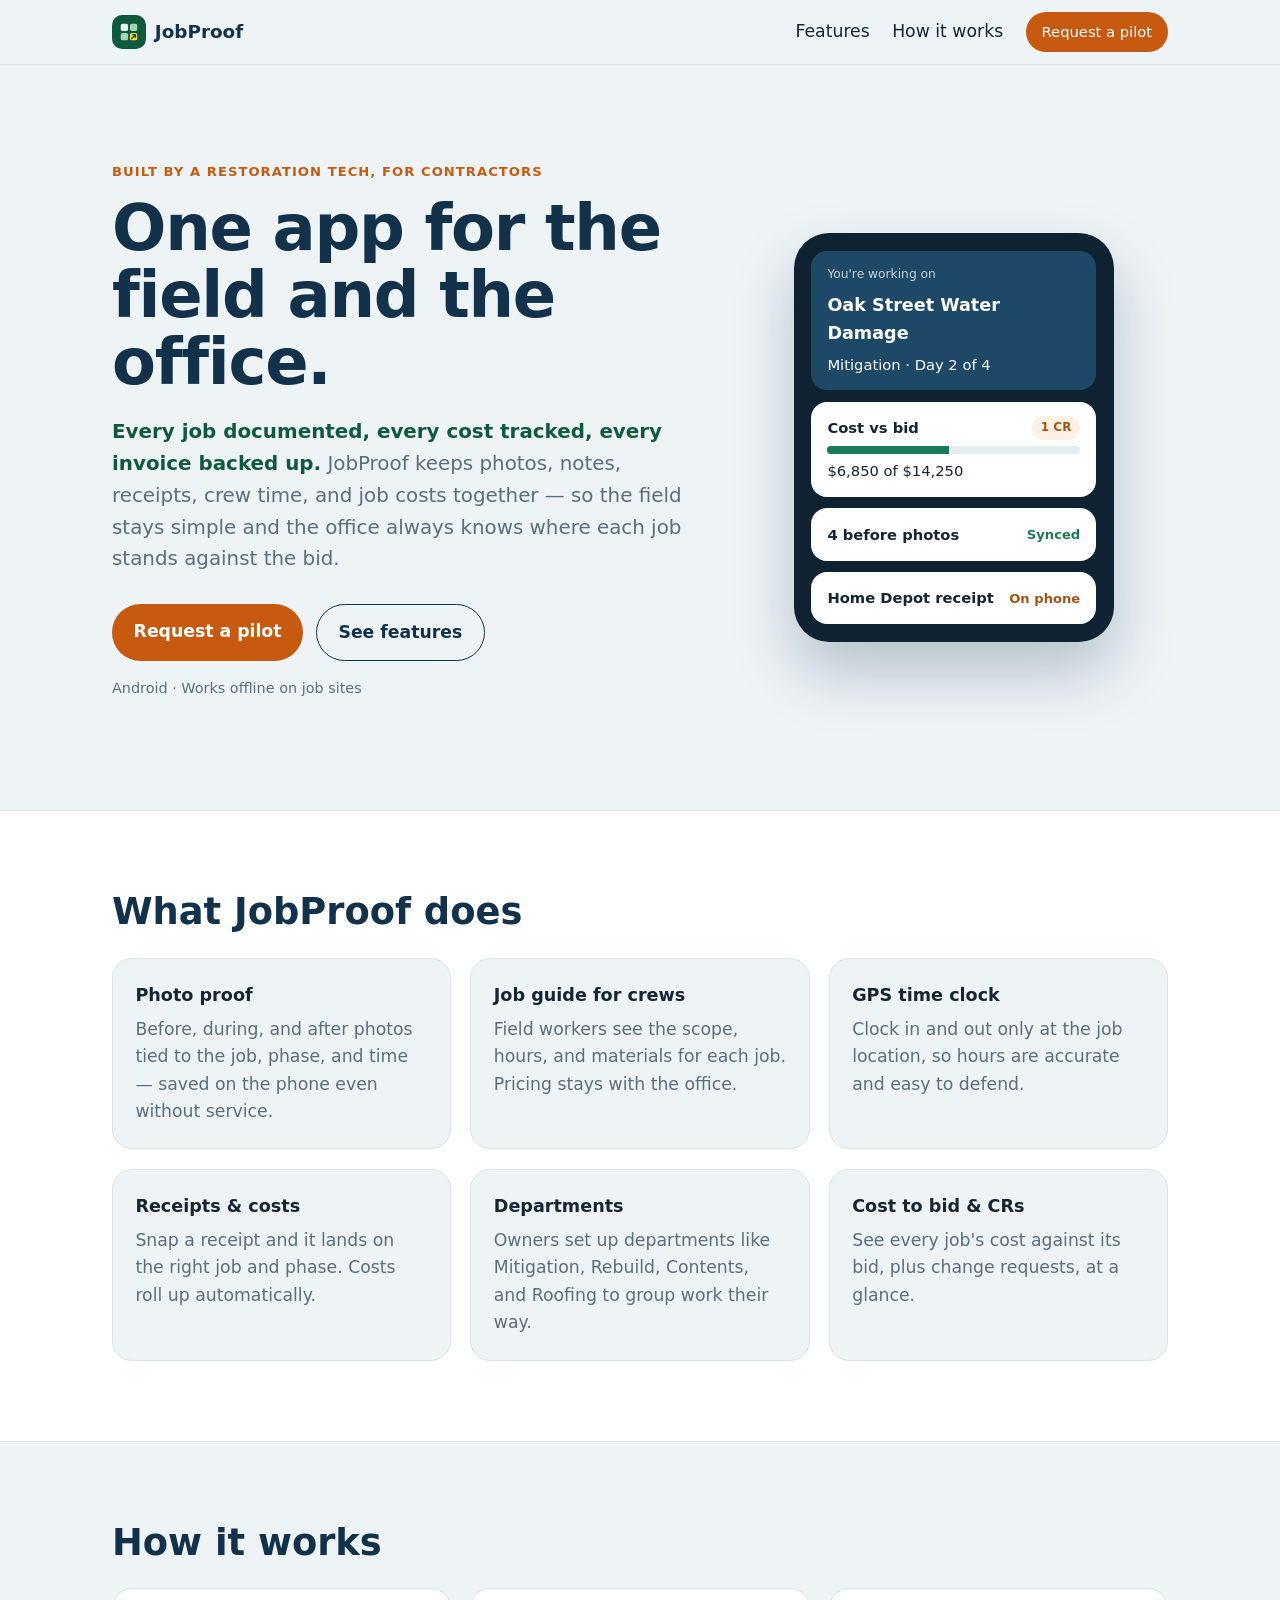
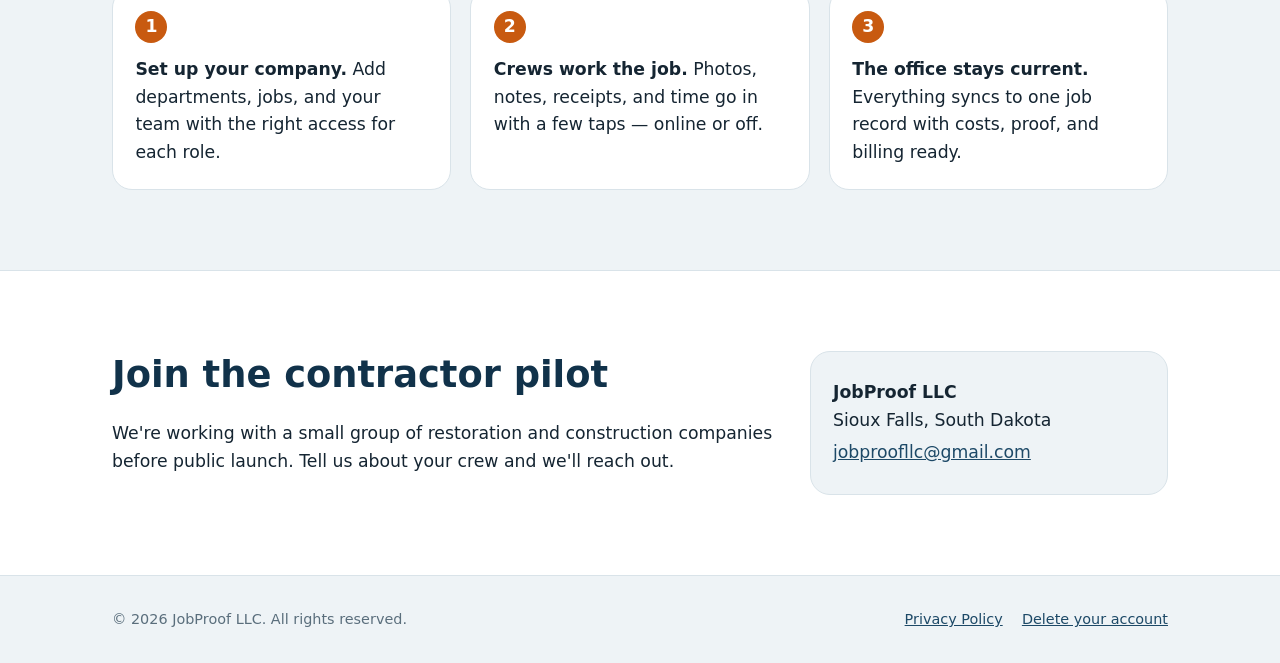
<file: index.html>
<!DOCTYPE html>
<html lang="en">
<head>
<meta charset="UTF-8" />
<meta name="viewport" content="width=device-width, initial-scale=1.0" />
<title>JobProof — One app for the field and the office</title>
<meta name="description" content="JobProof keeps photos, notes, receipts, time, and job costs together for restoration and construction contractors." />
<link href="https://api.fontshare.com/v2/css?f[]=satoshi@400,500,700,900&display=swap" rel="stylesheet">
<link rel="stylesheet" href="style.css" />
<link rel="icon" href="favicon.png" />
</head>
<body>
<header class="nav">
  <div class="wrap navrow">
    <a href="#" class="brand" aria-label="JobProof home">
      <span class="logo"><svg width="22" height="22" viewBox="0 0 24 24"><rect x="3" y="3" width="8" height="8" rx="2" fill="#e9f5ee"/><rect x="13" y="3" width="8" height="8" rx="2" fill="#9fd6b8"/><rect x="3" y="13" width="8" height="8" rx="2" fill="#9fd6b8"/><rect x="13" y="13" width="8" height="8" rx="2" fill="#ffd34d"/><path d="M15 19l4-4M16.2 15H19v2.8" stroke="#0f5a3e" stroke-width="1.6" fill="none" stroke-linecap="round" stroke-linejoin="round"/></svg></span>
      JobProof
    </a>
    <nav class="links">
      <a href="#features">Features</a>
      <a href="#how">How it works</a>
      <a href="#contact" class="btn small">Request a pilot</a>
    </nav>
  </div>
</header>

<main>
  <section class="hero wrap">
    <div>
      <p class="eyebrow">Built by a restoration tech, for contractors</p>
      <h1>One app for the field and the office.</h1>
      <p class="lead"><b style="color:#0f5a3e">Every job documented, every cost tracked, every invoice backed up.</b> JobProof keeps photos, notes, receipts, crew time, and job costs together — so the field stays simple and the office always knows where each job stands against the bid.</p>
      <div class="ctas">
        <a href="#contact" class="btn">Request a pilot</a>
        <a href="#features" class="btn ghost">See features</a>
      </div>
      <p class="fine">Android · Works offline on job sites</p>
    </div>
    <div class="mock" aria-hidden="true">
      <div class="phone">
        <div class="pcard dark">
          <small>You're working on</small>
          <b>Oak Street Water Damage</b>
          <span>Mitigation · Day 2 of 4</span>
        </div>
        <div class="pcard">
          <div class="prow"><b>Cost vs bid</b><span class="tag">1 CR</span></div>
          <div class="bar"><i style="width:48%"></i></div>
          <span>$6,850 of $14,250</span>
        </div>
        <div class="pcard"><div class="prow"><b>4 before photos</b><span class="ok">Synced</span></div></div>
        <div class="pcard"><div class="prow"><b>Home Depot receipt</b><span class="wait">On phone</span></div></div>
      </div>
    </div>
  </section>

  <section id="features" class="band">
    <div class="wrap">
      <h2>What JobProof does</h2>
      <div class="grid">
        <article><h3>Photo proof</h3><p>Before, during, and after photos tied to the job, phase, and time — saved on the phone even without service.</p></article>
        <article><h3>Job guide for crews</h3><p>Field workers see the scope, hours, and materials for each job. Pricing stays with the office.</p></article>
        <article><h3>GPS time clock</h3><p>Clock in and out only at the job location, so hours are accurate and easy to defend.</p></article>
        <article><h3>Receipts &amp; costs</h3><p>Snap a receipt and it lands on the right job and phase. Costs roll up automatically.</p></article>
        <article><h3>Departments</h3><p>Owners set up departments like Mitigation, Rebuild, Contents, and Roofing to group work their way.</p></article>
        <article><h3>Cost to bid &amp; CRs</h3><p>See every job's cost against its bid, plus change requests, at a glance.</p></article>
      </div>
    </div>
  </section>

  <section id="how" class="wrap how">
    <h2>How it works</h2>
    <ol>
      <li><b>Set up your company.</b> Add departments, jobs, and your team with the right access for each role.</li>
      <li><b>Crews work the job.</b> Photos, notes, receipts, and time go in with a few taps — online or off.</li>
      <li><b>The office stays current.</b> Everything syncs to one job record with costs, proof, and billing ready.</li>
    </ol>
  </section>

  <section id="contact" class="band">
    <div class="wrap contact">
      <div>
        <h2>Join the contractor pilot</h2>
        <p>We're working with a small group of restoration and construction companies before public launch. Tell us about your crew and we'll reach out.</p>
      </div>
      <div class="ccard">
        <p><b>JobProof LLC</b><br>Sioux Falls, South Dakota</p>
        <p><a id="mail" href="#">Email us</a></p>
      </div>
    </div>
  </section>
</main>

<footer class="wrap foot">
  <span>© <span id="yr"></span> JobProof LLC. All rights reserved.</span>
  <span class="flinks"><a href="privacy.html">Privacy Policy</a><a href="delete-account.html">Delete your account</a></span>
</footer>

<script>
  const CONTACT_EMAIL = 'jobproofllc@gmail.com';
  const m = document.getElementById('mail');
  if (m) { m.href = 'mailto:' + CONTACT_EMAIL + '?subject=JobProof%20pilot'; m.textContent = CONTACT_EMAIL; }
  const y = document.getElementById('yr'); if (y) y.textContent = new Date().getFullYear();
</script>
</body>
</html>
</file>
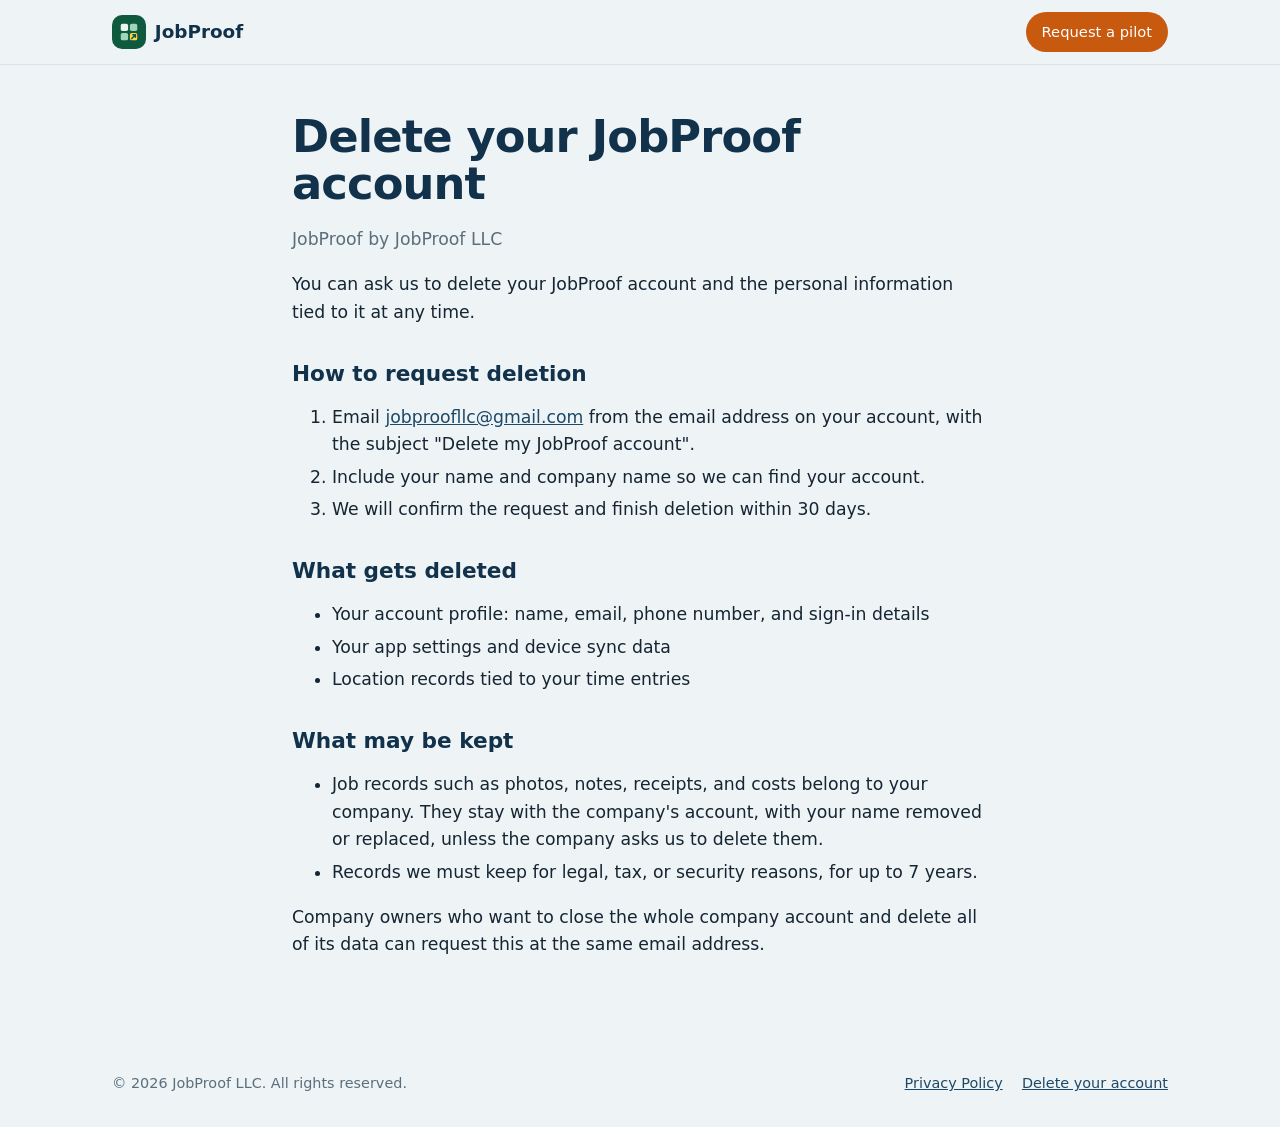
<file: delete-account.html>
<!DOCTYPE html>
<html lang="en">
<head>
<meta charset="UTF-8" />
<meta name="viewport" content="width=device-width, initial-scale=1.0" />
<title>Delete your JobProof account</title>
<meta name="description" content="How to request deletion of your JobProof account and data." />
<link href="https://api.fontshare.com/v2/css?f[]=satoshi@400,500,700,900&display=swap" rel="stylesheet"><link rel="stylesheet" href="style.css" />
<link rel="icon" href="favicon.png" />
</head><body><header class="nav"><div class="wrap navrow"><a href="index.html" class="brand"><span class="logo"><svg width="22" height="22" viewBox="0 0 24 24"><rect x="3" y="3" width="8" height="8" rx="2" fill="#e9f5ee"/><rect x="13" y="3" width="8" height="8" rx="2" fill="#9fd6b8"/><rect x="3" y="13" width="8" height="8" rx="2" fill="#9fd6b8"/><rect x="13" y="13" width="8" height="8" rx="2" fill="#ffd34d"/><path d="M15 19l4-4M16.2 15H19v2.8" stroke="#0f5a3e" stroke-width="1.6" fill="none" stroke-linecap="round" stroke-linejoin="round"/></svg></span>JobProof</a><nav class="links"><a href="index.html#contact" class="btn small">Request a pilot</a></nav></div></header>
<main class="wrap doc">
<h1>Delete your JobProof account</h1>
<p class="meta">JobProof by JobProof LLC</p>
<p>You can ask us to delete your JobProof account and the personal information tied to it at any time.</p>
<h2>How to request deletion</h2>
<ol>
<li>Email <a href="mailto:jobproofllc@gmail.com?subject=Delete%20my%20JobProof%20account">jobproofllc@gmail.com</a> from the email address on your account, with the subject "Delete my JobProof account".</li>
<li>Include your name and company name so we can find your account.</li>
<li>We will confirm the request and finish deletion within 30 days.</li>
</ol>
<h2>What gets deleted</h2>
<ul>
<li>Your account profile: name, email, phone number, and sign-in details</li>
<li>Your app settings and device sync data</li>
<li>Location records tied to your time entries</li>
</ul>
<h2>What may be kept</h2>
<ul>
<li>Job records such as photos, notes, receipts, and costs belong to your company. They stay with the company's account, with your name removed or replaced, unless the company asks us to delete them.</li>
<li>Records we must keep for legal, tax, or security reasons, for up to 7 years.</li>
</ul>
<p>Company owners who want to close the whole company account and delete all of its data can request this at the same email address.</p>
</main><footer class="wrap foot"><span>© 2026 JobProof LLC. All rights reserved.</span><span class="flinks"><a href="privacy.html">Privacy Policy</a><a href="delete-account.html">Delete your account</a></span></footer></body></html>
</file>
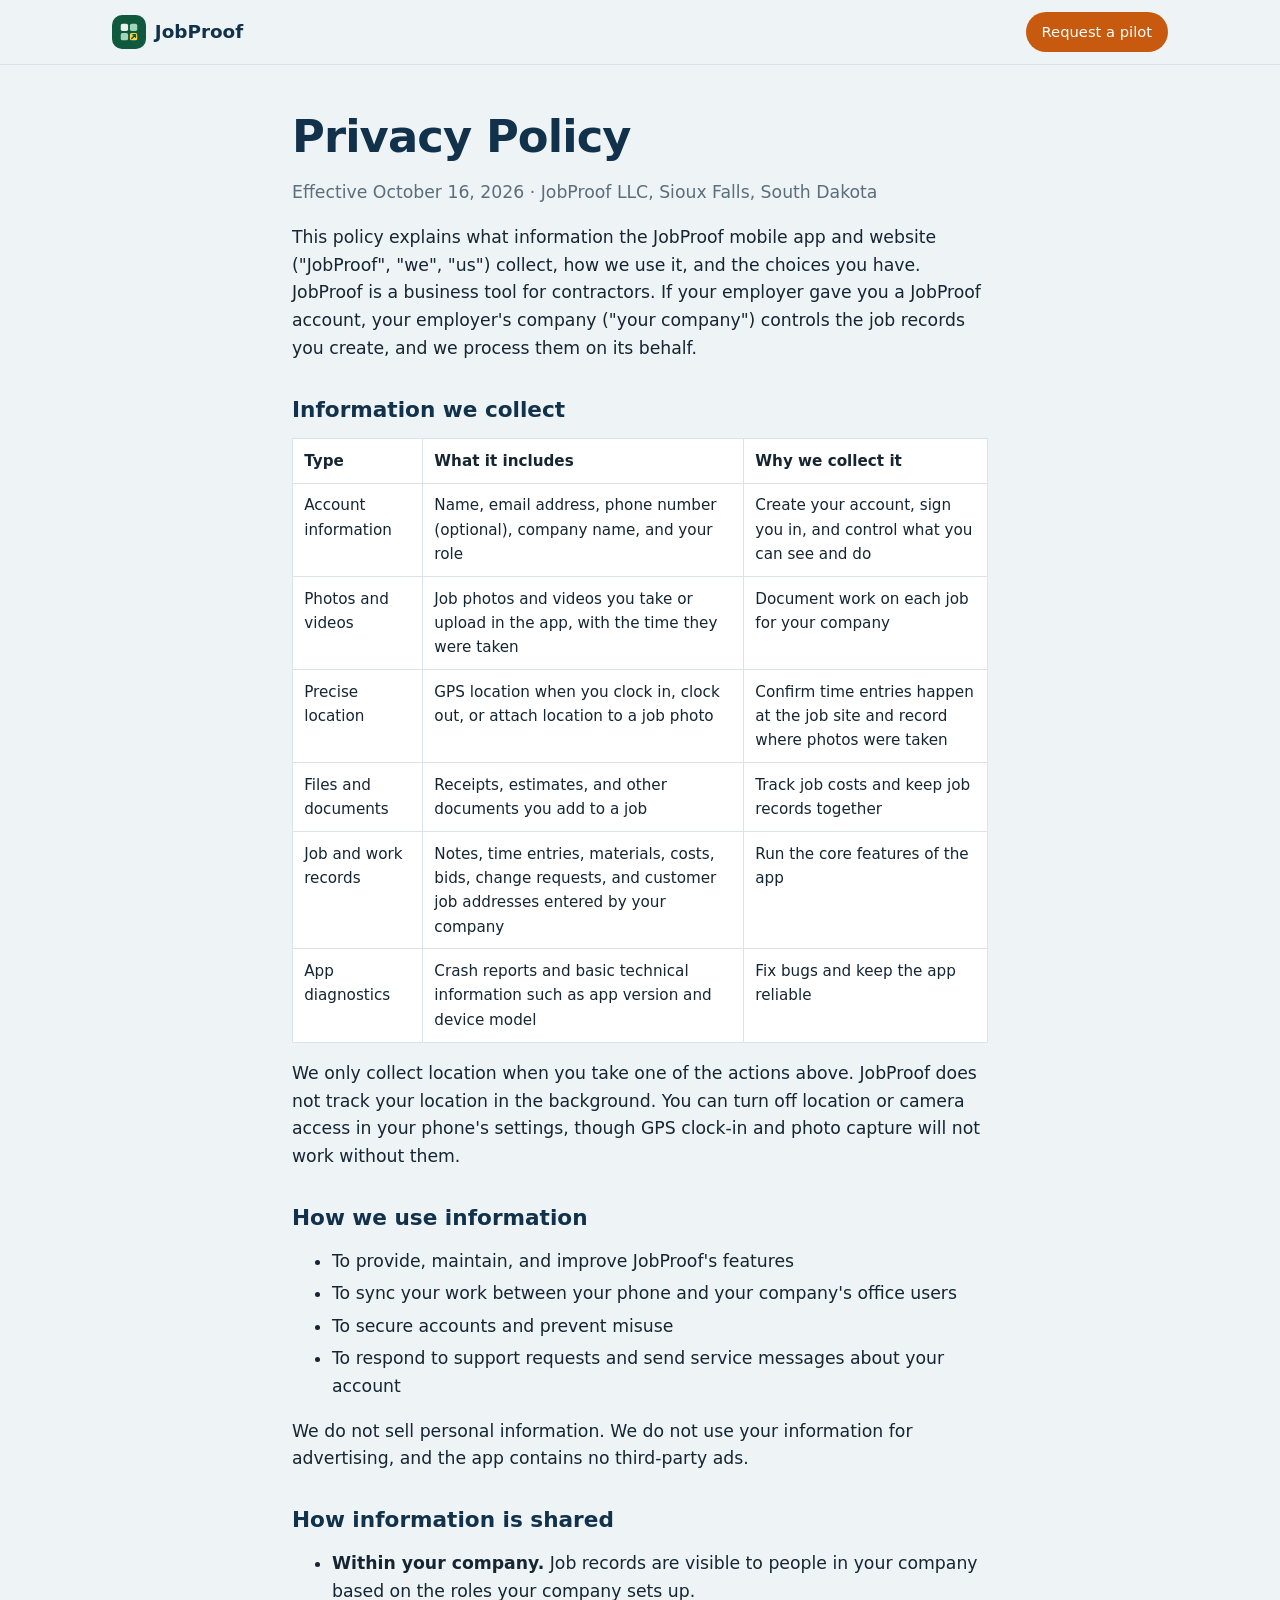
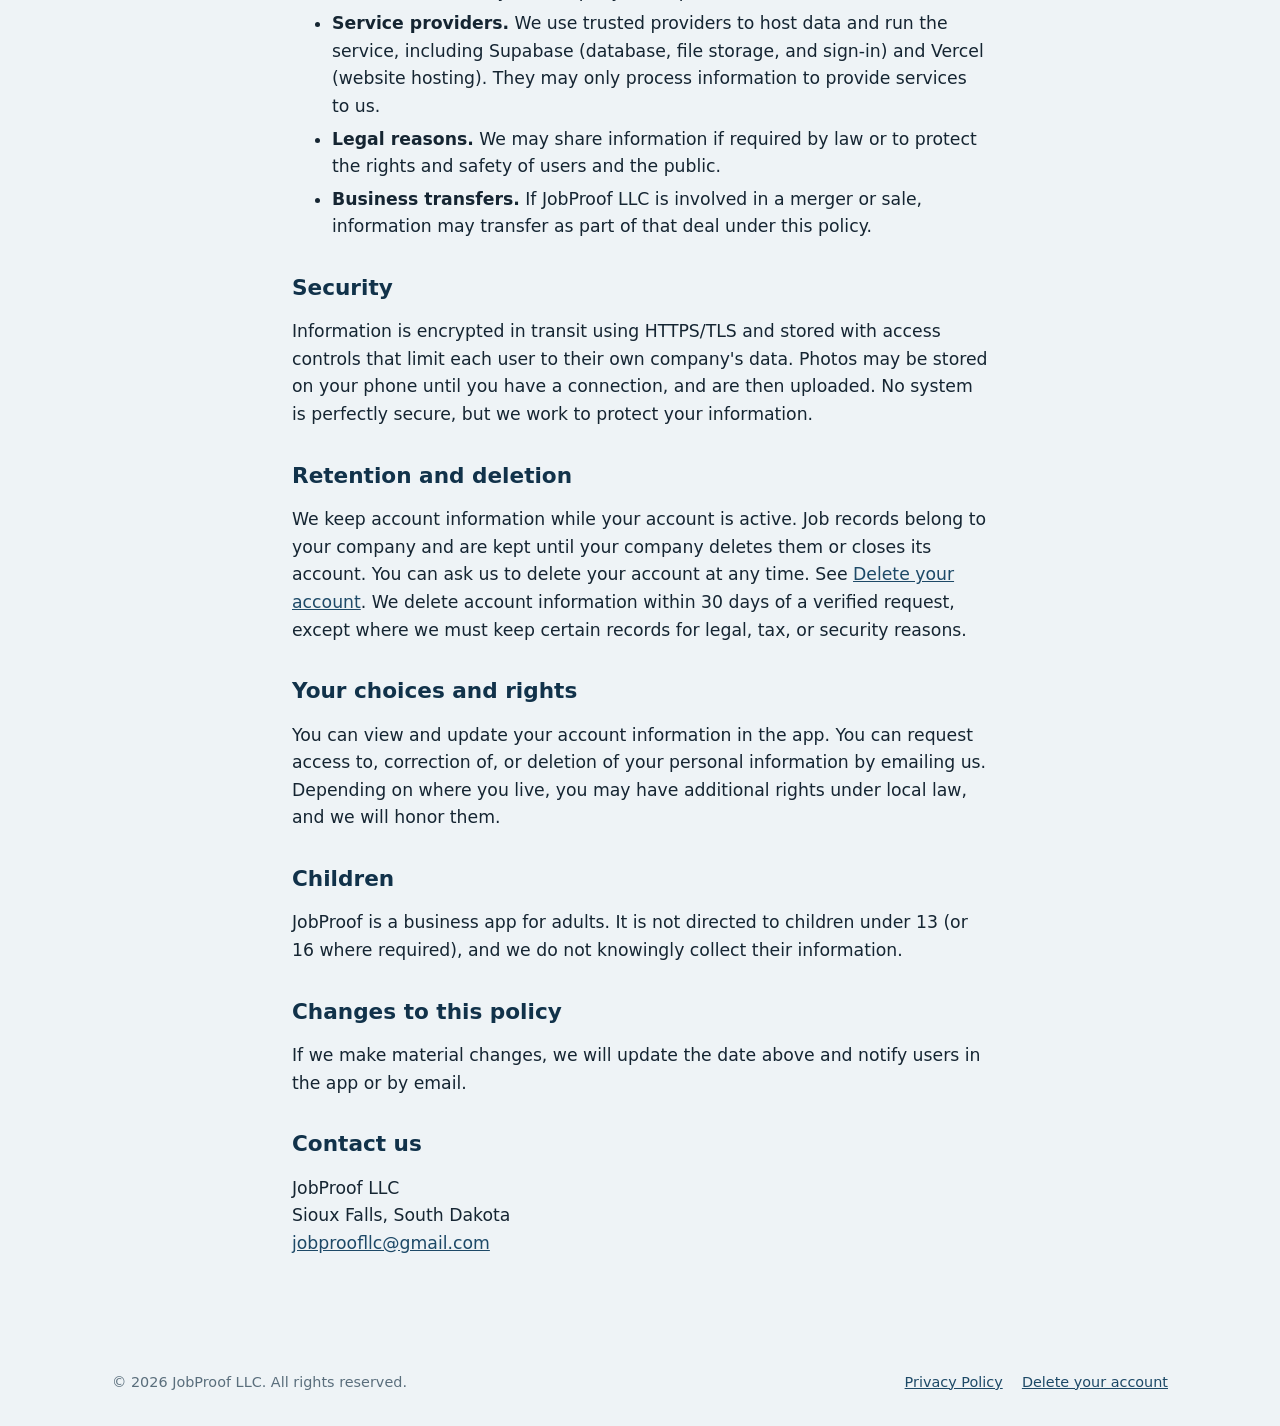
<file: privacy.html>
<!DOCTYPE html>
<html lang="en">
<head>
<meta charset="UTF-8" />
<meta name="viewport" content="width=device-width, initial-scale=1.0" />
<title>Privacy Policy — JobProof</title>
<meta name="description" content="How JobProof LLC collects, uses, and protects information in the JobProof app and website." />
<link href="https://api.fontshare.com/v2/css?f[]=satoshi@400,500,700,900&display=swap" rel="stylesheet"><link rel="stylesheet" href="style.css" />
<link rel="icon" href="favicon.png" />
</head><body><header class="nav"><div class="wrap navrow"><a href="index.html" class="brand"><span class="logo"><svg width="22" height="22" viewBox="0 0 24 24"><rect x="3" y="3" width="8" height="8" rx="2" fill="#e9f5ee"/><rect x="13" y="3" width="8" height="8" rx="2" fill="#9fd6b8"/><rect x="3" y="13" width="8" height="8" rx="2" fill="#9fd6b8"/><rect x="13" y="13" width="8" height="8" rx="2" fill="#ffd34d"/><path d="M15 19l4-4M16.2 15H19v2.8" stroke="#0f5a3e" stroke-width="1.6" fill="none" stroke-linecap="round" stroke-linejoin="round"/></svg></span>JobProof</a><nav class="links"><a href="index.html#contact" class="btn small">Request a pilot</a></nav></div></header>
<main class="wrap doc">
<h1>Privacy Policy</h1>
<p class="meta">Effective October 16, 2026 · JobProof LLC, Sioux Falls, South Dakota</p>
<p>This policy explains what information the JobProof mobile app and website ("JobProof", "we", "us") collect, how we use it, and the choices you have. JobProof is a business tool for contractors. If your employer gave you a JobProof account, your employer's company ("your company") controls the job records you create, and we process them on its behalf.</p>

<h2>Information we collect</h2>
<table>
<tr><th>Type</th><th>What it includes</th><th>Why we collect it</th></tr>
<tr><td>Account information</td><td>Name, email address, phone number (optional), company name, and your role</td><td>Create your account, sign you in, and control what you can see and do</td></tr>
<tr><td>Photos and videos</td><td>Job photos and videos you take or upload in the app, with the time they were taken</td><td>Document work on each job for your company</td></tr>
<tr><td>Precise location</td><td>GPS location when you clock in, clock out, or attach location to a job photo</td><td>Confirm time entries happen at the job site and record where photos were taken</td></tr>
<tr><td>Files and documents</td><td>Receipts, estimates, and other documents you add to a job</td><td>Track job costs and keep job records together</td></tr>
<tr><td>Job and work records</td><td>Notes, time entries, materials, costs, bids, change requests, and customer job addresses entered by your company</td><td>Run the core features of the app</td></tr>
<tr><td>App diagnostics</td><td>Crash reports and basic technical information such as app version and device model</td><td>Fix bugs and keep the app reliable</td></tr>
</table>
<p>We only collect location when you take one of the actions above. JobProof does not track your location in the background. You can turn off location or camera access in your phone's settings, though GPS clock-in and photo capture will not work without them.</p>

<h2>How we use information</h2>
<ul>
<li>To provide, maintain, and improve JobProof's features</li>
<li>To sync your work between your phone and your company's office users</li>
<li>To secure accounts and prevent misuse</li>
<li>To respond to support requests and send service messages about your account</li>
</ul>
<p>We do not sell personal information. We do not use your information for advertising, and the app contains no third-party ads.</p>

<h2>How information is shared</h2>
<ul>
<li><b>Within your company.</b> Job records are visible to people in your company based on the roles your company sets up.</li>
<li><b>Service providers.</b> We use trusted providers to host data and run the service, including Supabase (database, file storage, and sign-in) and Vercel (website hosting). They may only process information to provide services to us.</li>
<li><b>Legal reasons.</b> We may share information if required by law or to protect the rights and safety of users and the public.</li>
<li><b>Business transfers.</b> If JobProof LLC is involved in a merger or sale, information may transfer as part of that deal under this policy.</li>
</ul>

<h2>Security</h2>
<p>Information is encrypted in transit using HTTPS/TLS and stored with access controls that limit each user to their own company's data. Photos may be stored on your phone until you have a connection, and are then uploaded. No system is perfectly secure, but we work to protect your information.</p>

<h2>Retention and deletion</h2>
<p>We keep account information while your account is active. Job records belong to your company and are kept until your company deletes them or closes its account. You can ask us to delete your account at any time. See <a href="delete-account.html">Delete your account</a>. We delete account information within 30 days of a verified request, except where we must keep certain records for legal, tax, or security reasons.</p>

<h2>Your choices and rights</h2>
<p>You can view and update your account information in the app. You can request access to, correction of, or deletion of your personal information by emailing us. Depending on where you live, you may have additional rights under local law, and we will honor them.</p>

<h2>Children</h2>
<p>JobProof is a business app for adults. It is not directed to children under 13 (or 16 where required), and we do not knowingly collect their information.</p>

<h2>Changes to this policy</h2>
<p>If we make material changes, we will update the date above and notify users in the app or by email.</p>

<h2>Contact us</h2>
<p>JobProof LLC<br>Sioux Falls, South Dakota<br><a href="mailto:jobproofllc@gmail.com">jobproofllc@gmail.com</a></p>
</main><footer class="wrap foot"><span>© 2026 JobProof LLC. All rights reserved.</span><span class="flinks"><a href="privacy.html">Privacy Policy</a><a href="delete-account.html">Delete your account</a></span></footer></body></html>
</file>
<file: style.css>
:root{--bg:#eef3f6;--surface:#fff;--border:#d9e3e9;--text:#152532;--muted:#5a6e7c;--primary:#11324a;--primary-2:#1d4967;--accent:#c85a10;--accent-h:#a84a0c;--good:#1a7a55;--warn:#a35512;--font:'Satoshi',system-ui,-apple-system,sans-serif;--r:1.25rem}
*{box-sizing:border-box}html{scroll-behavior:smooth}
body{margin:0;font-family:var(--font);color:var(--text);background:var(--bg);line-height:1.6;font-size:clamp(1rem,.95rem + .25vw,1.08rem)}
a{color:var(--primary-2)}
.wrap{max-width:1120px;margin:0 auto;padding:0 clamp(1.1rem,4vw,2rem)}
.nav{position:sticky;top:0;z-index:5;background:rgba(238,243,246,.92);backdrop-filter:blur(8px);border-bottom:1px solid var(--border)}
.navrow{display:flex;align-items:center;justify-content:space-between;height:64px;gap:1rem}
.brand{display:flex;align-items:center;gap:.55rem;font-weight:900;font-size:1.15rem;color:var(--primary);text-decoration:none}
.logo{display:grid;place-items:center;width:34px;height:34px;border-radius:10px;background:#0f5a3e;color:#fff}
.links{display:flex;align-items:center;gap:1.4rem}.links a{text-decoration:none;color:var(--text);font-weight:500}
.btn{display:inline-block;background:var(--accent);color:#fff!important;text-decoration:none;font-weight:700;padding:.85rem 1.35rem;border-radius:999px;transition:background .2s}
.btn:hover{background:var(--accent-h)}.btn.small{padding:.5rem 1rem;font-size:.92rem}
.btn.ghost{background:transparent;color:var(--primary)!important;border:1.5px solid var(--primary)}.btn.ghost:hover{background:var(--surface)}
.hero{display:grid;grid-template-columns:1.15fr .85fr;gap:3rem;align-items:center;padding-top:clamp(3rem,8vw,6rem);padding-bottom:clamp(3rem,8vw,6rem)}
.eyebrow{color:var(--accent);font-weight:700;text-transform:uppercase;letter-spacing:.08em;font-size:.82rem;margin:0 0 .8rem}
h1{font-size:clamp(2.3rem,1.4rem + 3.6vw,4rem);line-height:1.05;letter-spacing:-.02em;margin:0 0 1.2rem;color:var(--primary)}
h2{font-size:clamp(1.6rem,1.2rem + 1.6vw,2.3rem);line-height:1.15;color:var(--primary);margin:0 0 1.5rem}
h3{margin:0 0 .4rem;font-size:1.1rem}
.lead{font-size:1.15em;color:var(--muted);max-width:34em}
.ctas{display:flex;flex-wrap:wrap;gap:.8rem;margin:1.8rem 0 1rem}.fine{color:var(--muted);font-size:.9rem}
.mock{display:flex;justify-content:center}
.phone{width:min(320px,100%);background:#0f2232;border-radius:2.2rem;padding:1.1rem;display:grid;gap:.7rem;box-shadow:0 30px 60px rgba(17,50,74,.25)}
.pcard{background:#fff;border-radius:1rem;padding:.9rem 1rem;font-size:.92rem;display:grid;gap:.35rem}
.pcard.dark{background:var(--primary-2);color:#fff}.pcard.dark small{opacity:.75}.pcard.dark b{font-size:1.1rem}
.prow{display:flex;justify-content:space-between;align-items:center;gap:.5rem}
.tag{background:#fdf0e4;color:var(--warn);font-weight:700;font-size:.75rem;padding:.15rem .55rem;border-radius:999px}
.ok{color:var(--good);font-weight:700;font-size:.82rem}.wait{color:var(--warn);font-weight:700;font-size:.82rem}
.bar{height:8px;background:#e5edf2;border-radius:99px;overflow:hidden}.bar i{display:block;height:100%;background:var(--good)}
.band{background:var(--surface);border-top:1px solid var(--border);border-bottom:1px solid var(--border);padding:clamp(3rem,7vw,5rem) 0}
.grid{display:grid;grid-template-columns:repeat(3,1fr);gap:1.2rem}
.grid article{border:1px solid var(--border);border-radius:var(--r);padding:1.4rem;background:var(--bg)}.grid p{margin:0;color:var(--muted)}
.how{padding-top:clamp(3rem,7vw,5rem);padding-bottom:clamp(3rem,7vw,5rem)}
.how ol{display:grid;grid-template-columns:repeat(3,1fr);gap:1.2rem;padding:0;margin:0;list-style:none;counter-reset:s}
.how li{counter-increment:s;background:var(--surface);border:1px solid var(--border);border-radius:var(--r);padding:1.4rem}
.how li::before{content:counter(s);display:grid;place-items:center;width:2rem;height:2rem;border-radius:50%;background:var(--accent);color:#fff;font-weight:900;margin-bottom:.8rem}
.contact{display:grid;grid-template-columns:1.3fr .7fr;gap:2rem;align-items:center}
.ccard{background:var(--bg);border:1px solid var(--border);border-radius:var(--r);padding:1.4rem}.ccard p{margin:.3rem 0}
.foot{display:flex;justify-content:space-between;flex-wrap:wrap;gap:1rem;padding-top:2rem;padding-bottom:2rem;color:var(--muted);font-size:.9rem}
.flinks{display:flex;gap:1.2rem;flex-wrap:wrap}
.doc{max-width:760px;padding-top:3rem;padding-bottom:4rem}.doc h1{font-size:clamp(2rem,1.5rem + 2vw,2.8rem)}
.doc h2{font-size:1.35rem;margin:2.2rem 0 .6rem}.doc li{margin:.3rem 0}.doc .meta{color:var(--muted)}
.doc table{border-collapse:collapse;width:100%;font-size:.95rem;margin:1rem 0}.doc th,.doc td{border:1px solid var(--border);padding:.6rem .7rem;text-align:left;vertical-align:top;background:var(--surface)}
@media (max-width:860px){.hero,.contact{grid-template-columns:1fr}.grid,.how ol{grid-template-columns:1fr}.links a:not(.btn){display:none}}
</file>
